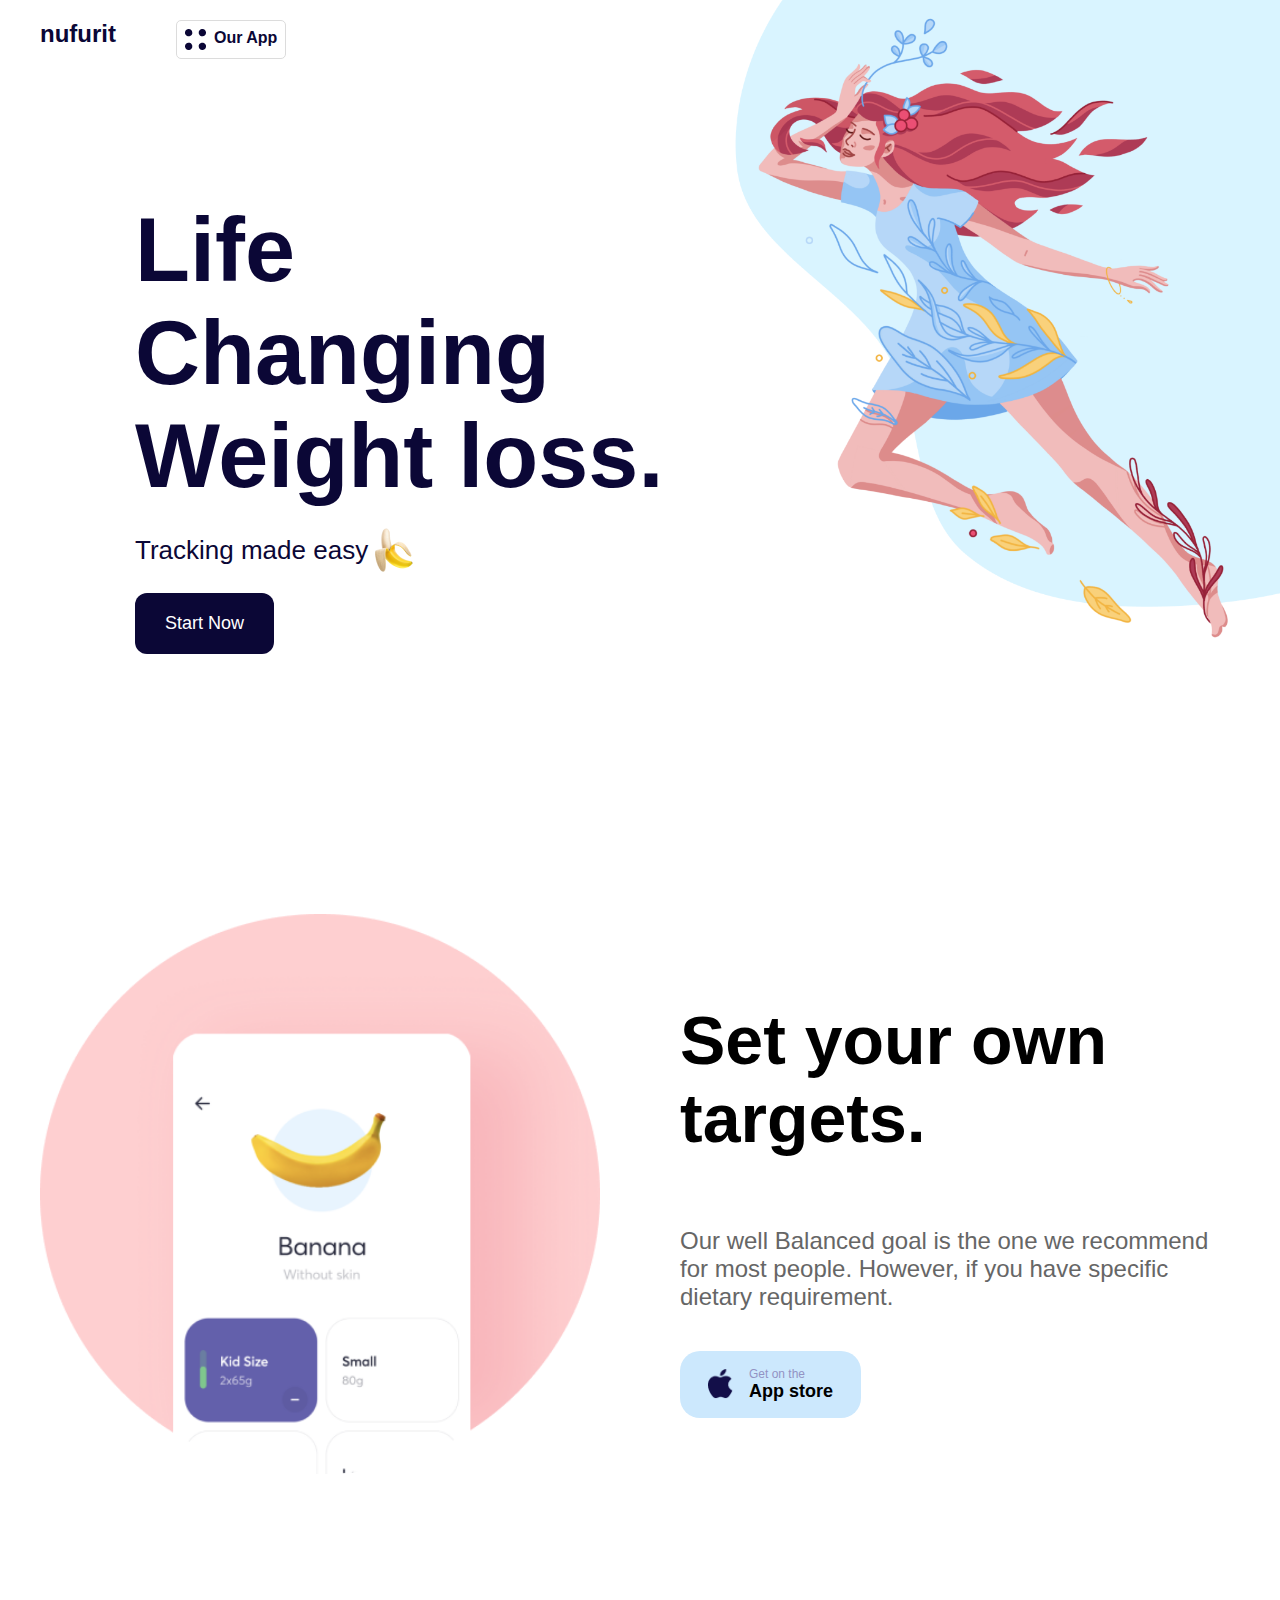
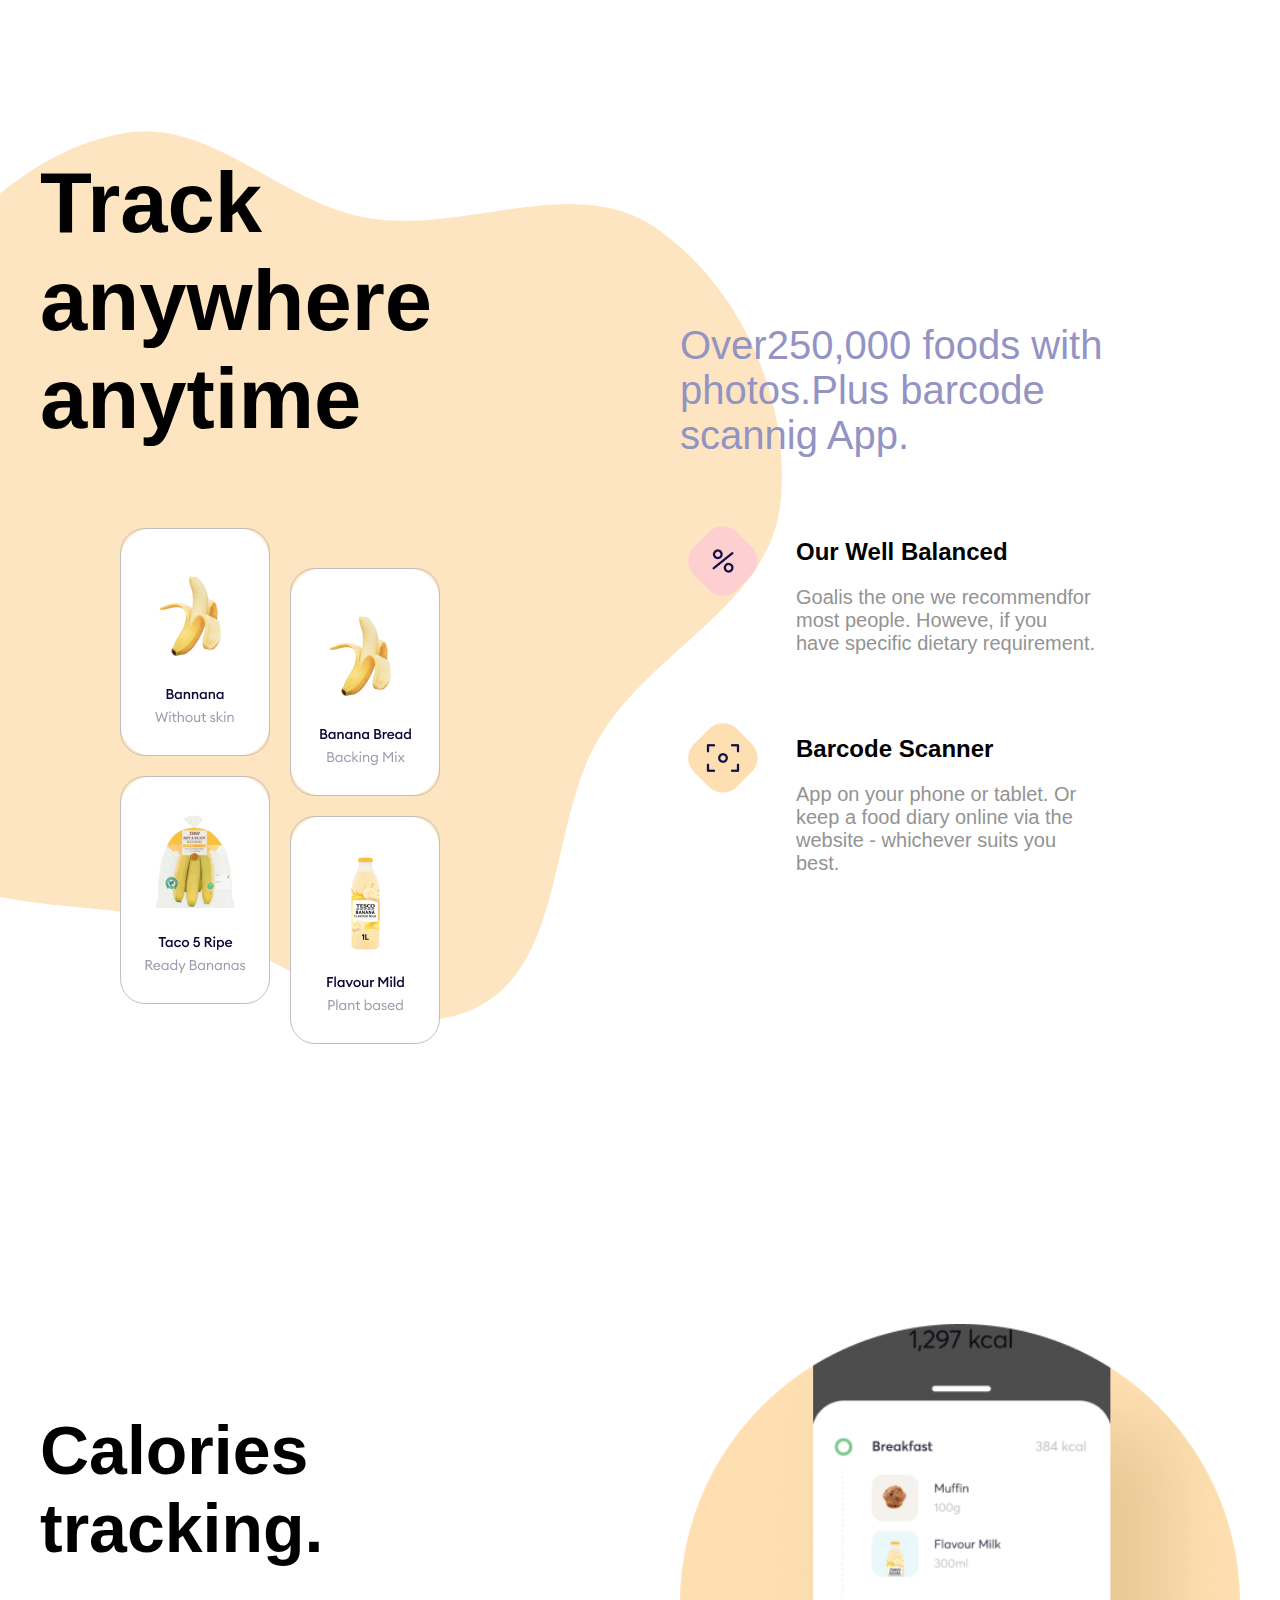
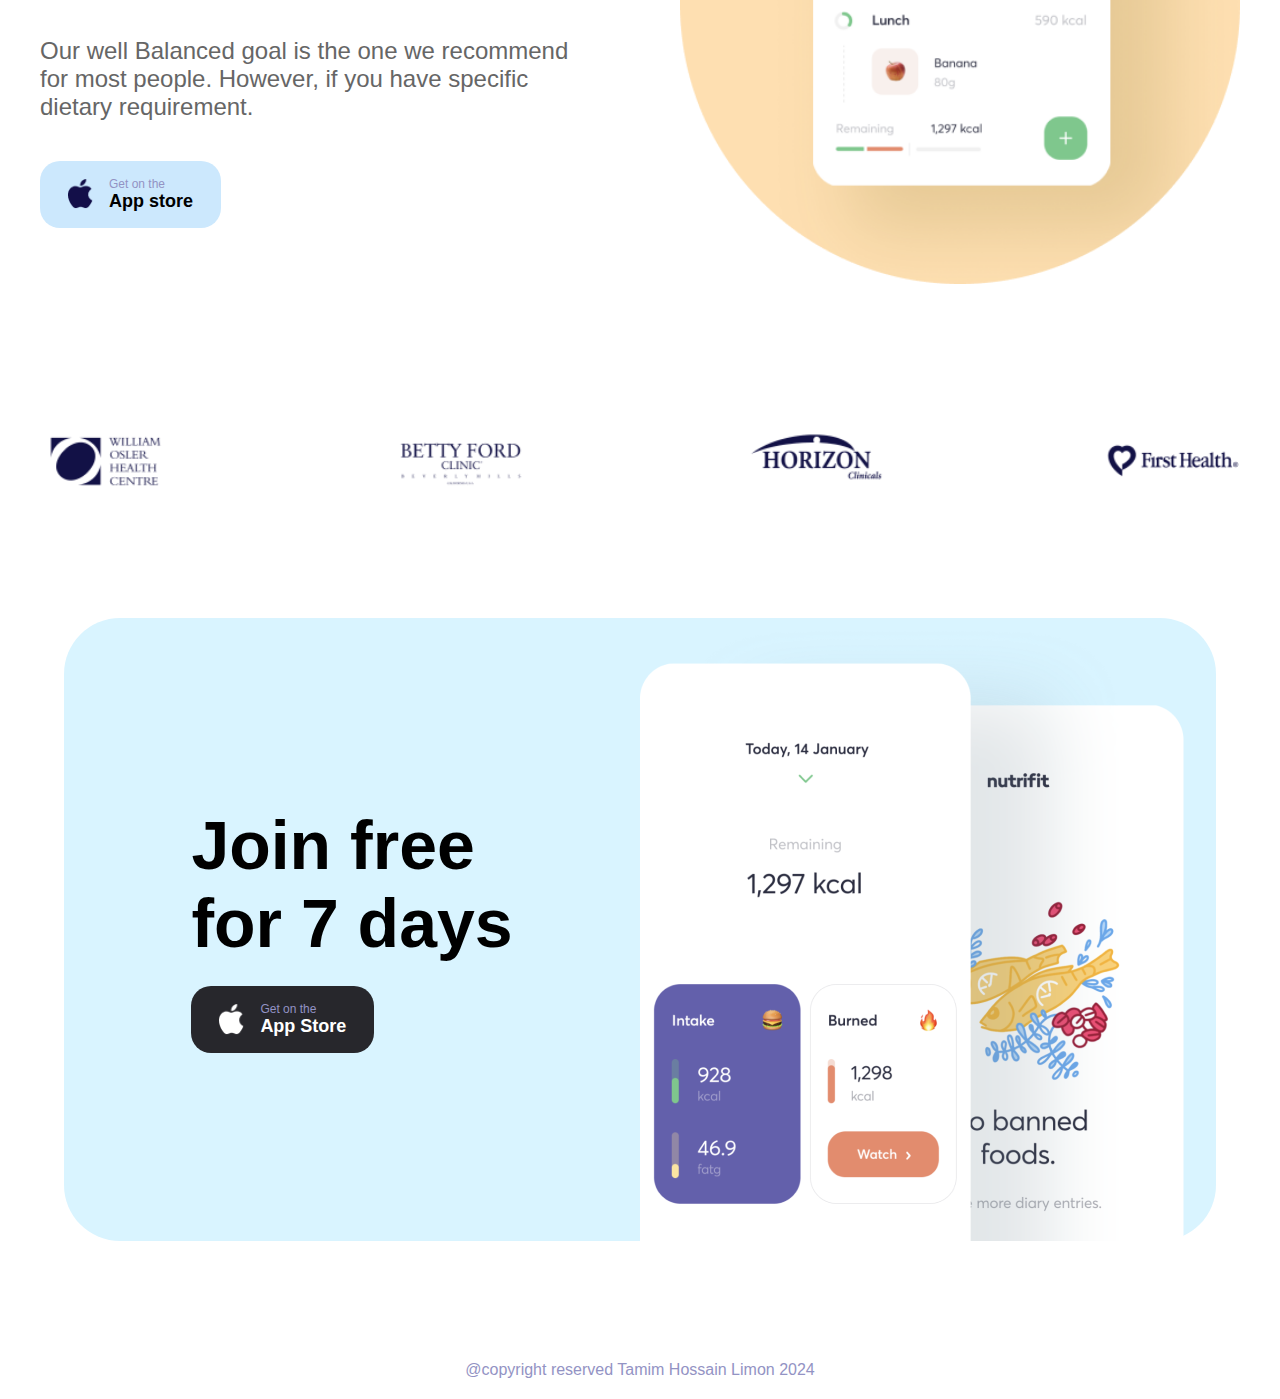
<file: index.html>
<!DOCTYPE html>
<html lang="en">
<head>
    <link rel="stylesheet" href="style.css">
    <meta charset="UTF-8">
    <meta name="viewport" content="width=device-width, initial-scale=1.0">
    <title>NuFruit- Health care service</title>
</head>
<body>
    <!--This is nav bar section-->
    <nav class="navbar">
        <h3>nufurit</h3>
        <div>
            <img src="./Images/menu.png" alt="">
            Our App
        </div>
    </nav>
    <!--banner section -->
    <img class="banner-image" src="./Images/image1.png" alt="">
    <section class="banner-section container">
        <h1>Life <br>
        Changing <br>
        Weight loss.
        </h1>
        <div>
            Tracking made easy <img src="./Images/banicon.png" alt="">
        </div>
        <button>Start Now</button>
    </section>

    <!--This is target section -->
    <section class="target-section container between">
        <img src="./Images/target.png" alt="">
        <div class="details-section">
            <h2>Set your 
                own targets.
            </h2>
            <p class="details">
                Our well Balanced goal is the one we recommend for most people. However, if  you have specific dietary requirement.
            </p>
            <div class="store-design">
                
                <img src="./Images/black-apple.png" alt="">
                <div>

                <p>
                    Get on the 

                </p>
                <h3>App store </h3>
                </div>
            </div>
        </div>
    </section>

    <!--Track Section-->
    <section class="track-section ">
        <img class="bg-track" src="./Images/bg 3.png" alt="">

        <section class="container between">
            <div class="left-section">
                <h2>
                    Track <br> anywhere <br> anytime
                </h2>
                <div class="image-grid">
                    <div>
                        <img src="./Images/banana.png" alt="">
                        <img src="./Images/taco.png" alt="">
                    </div>
                    <div>
                        <img src="./Images/banana-bread.png" alt="">
                        <img src="./Images/flavour-mild.png" alt=""></div>
                    
                </div>
            </div>
            
            <div class="right-section">
                <h3>
                    Over250,000 foods with photos.Plus barcode scannig App.
                </h3>
                
                <div class="details-div">
                    <img src="./Images/percent.png" alt="">
                    <div>
                        <h2>Our Well Balanced</h2>
                        <p>
                            Goalis the one we recommendfor most people. Howeve, if you have specific dietary requirement.
                        </p>
                    </div>
                    
                    
                </div>
                <div class="details-div">
                    <img src="./Images/camera.png" alt="">
                    <div>
                        <h2>
                            Barcode Scanner

                    </h2>
                    <p>
                        App on your phone or tablet. Or keep a food diary online via the website - whichever suits you best.        
                    </p>
                </div>
            </div>

        </section>

    </section>


    <!--Calories section-->
    <!-- <section class="cal-section container between"> -->
        <section class="target-section container between">
            
            <div class="details-section">
                <h2> Calories tracking.</h2>
                
                <p class="details">
                    Our well Balanced goal is the one we recommend for most people. However, if  you have specific dietary requirement.
                </p>
                <div class="store-design">
                    
                    <img src="./Images/black-apple.png" alt="">
                    <div>
    
                    <p>
                        Get on the 
    
                    </p>
                    <h3>App store </h3>
                    </div>
                </div>


            </div>
            <img src="./Images/calories.png" alt="">
        </section>

    <!-- </section> -->

    <section class="company container">
        <img src="./Images/companies.png" alt="">

    </section>

    <!--join section-->
    <section class="join">
        <div class="details">
            <h2>Join free <br> for 7 days</h2>
            <div class="store-design">
                <img src="./Images/white-apple.png" alt="">
            
            <div>
                <p>Get on the</p>
                <h3>App Store</h3>
            </div>
        </div>
        </div>
        <img src="./Images/free-section.png" alt="">
    </section>
    <!-- copyright section -->
     <section class="copyright">
        @copyright reserved Tamim Hossain Limon 2024
     </section>

</body>
</html>
</file>
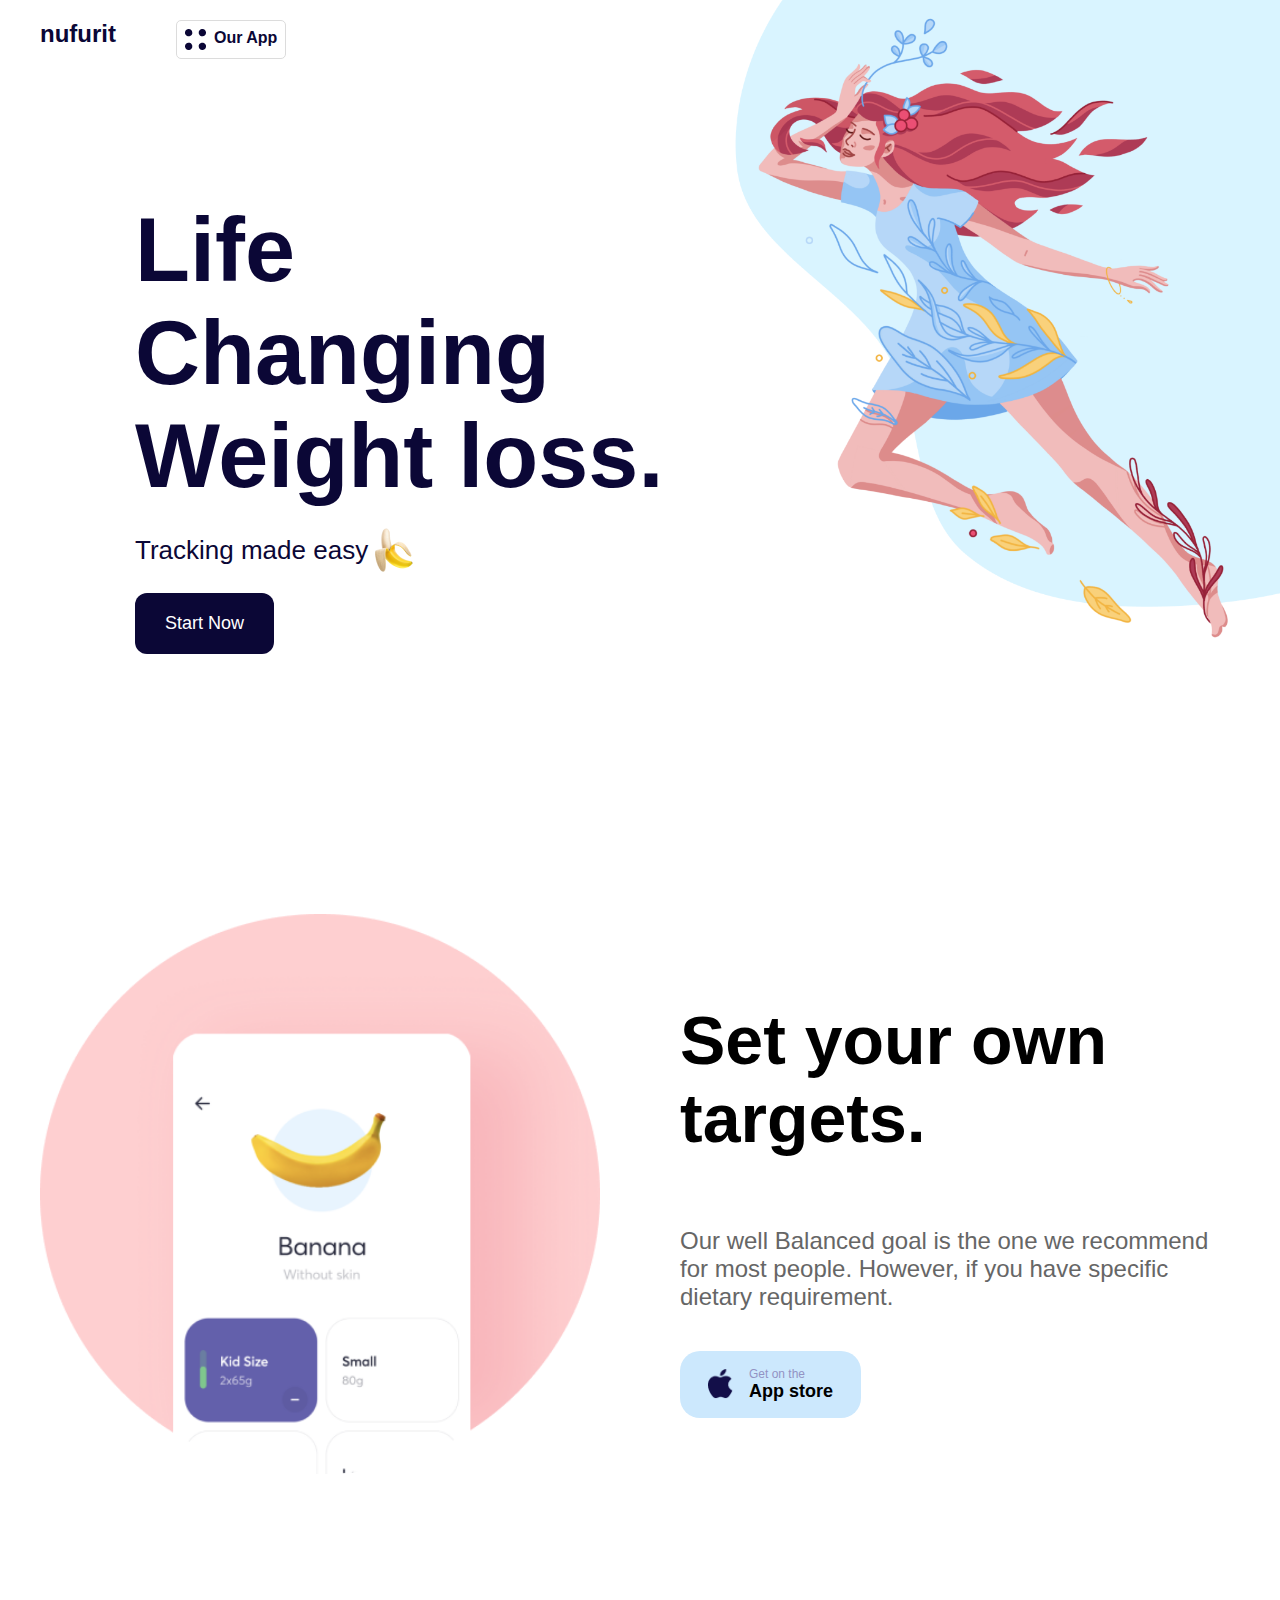
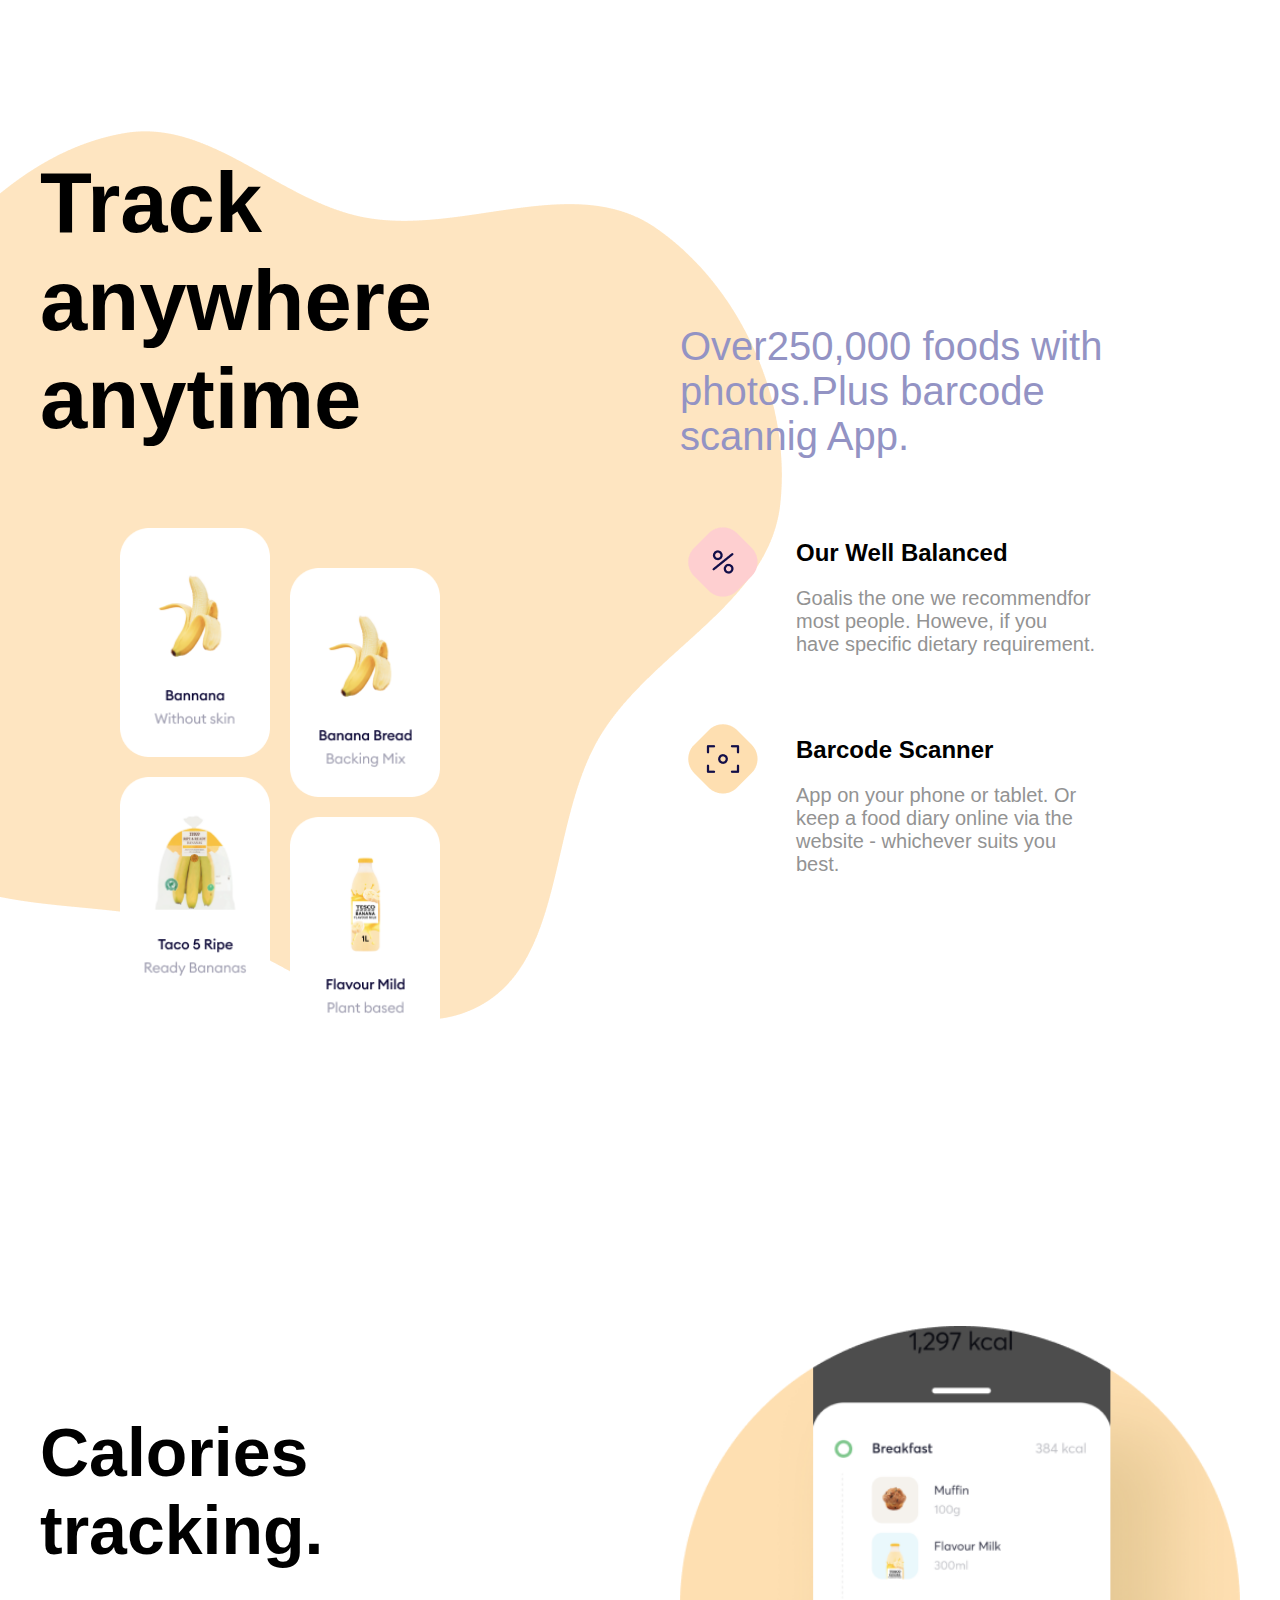
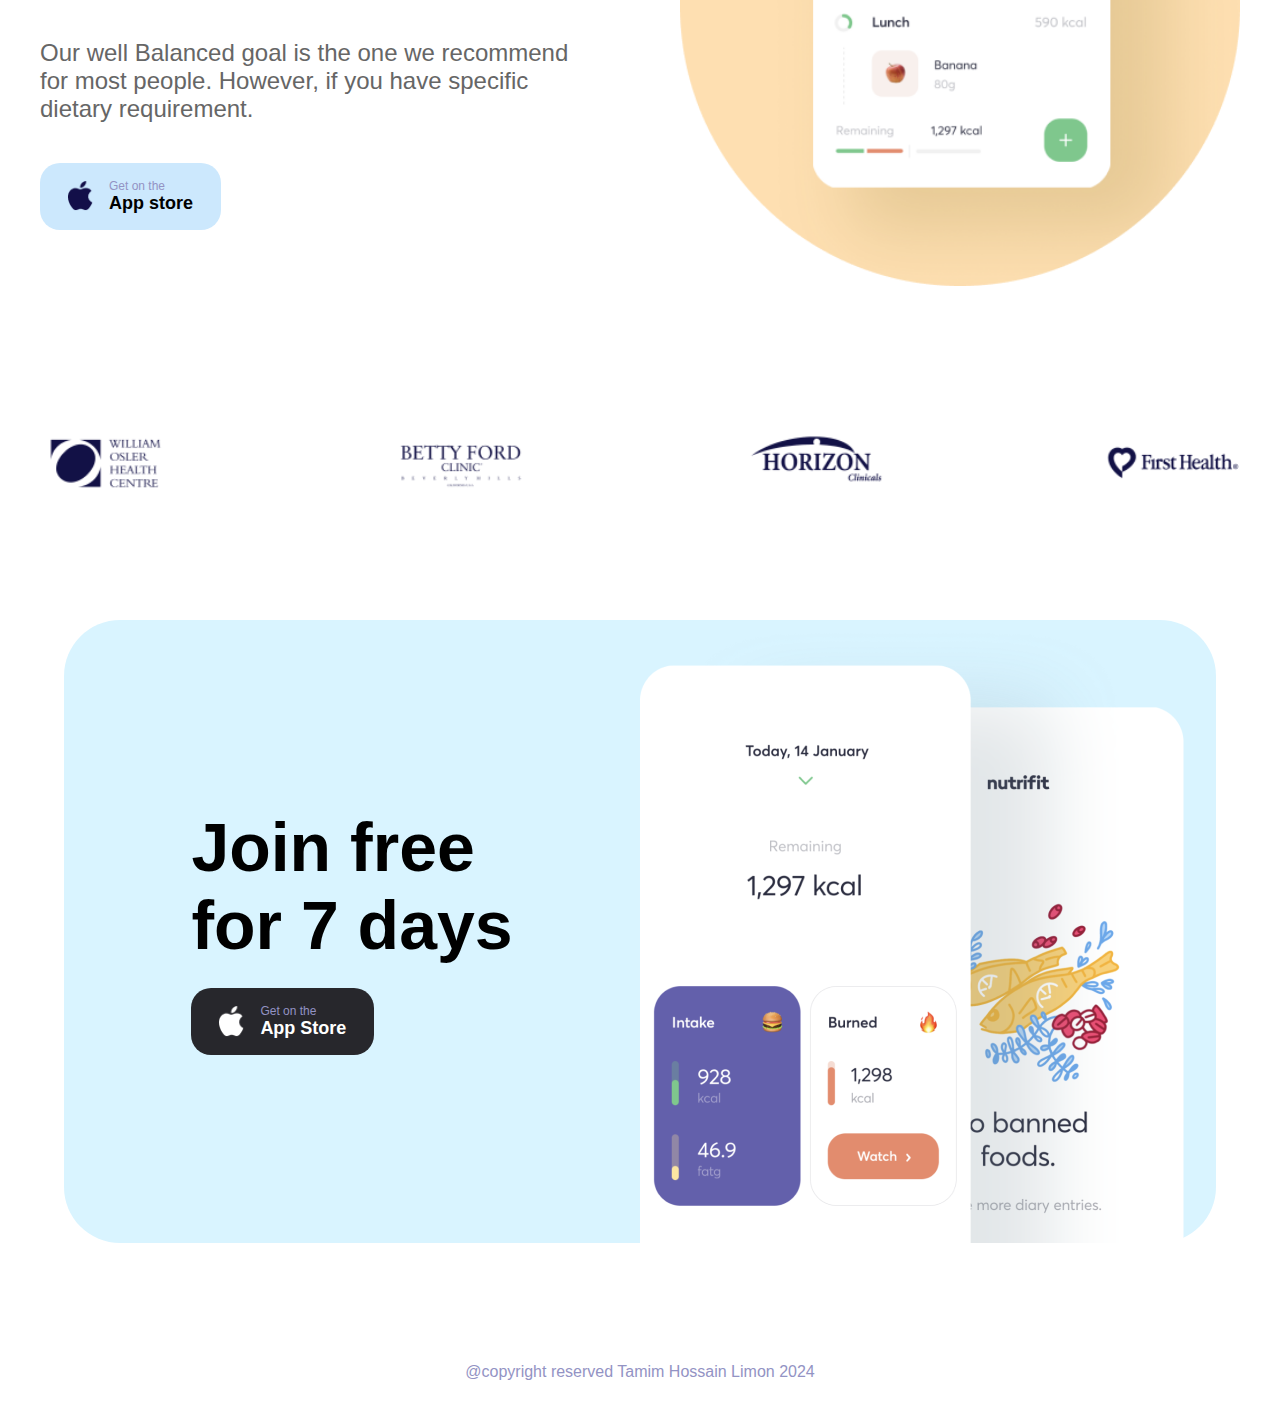
<file: portfolio-website/index.html>
<!DOCTYPE html>
<html lang="en">
<head>
    <link rel="stylesheet" href="style.css">
    <meta charset="UTF-8">
    <meta name="viewport" content="width=device-width, initial-scale=1.0">
    <title>NuFruit- Health care service</title>
</head>
<body>
    <!--This is nav bar section-->
    <nav class="navbar">
        <h3>nufurit</h3>
        <div>
            <img src="../Images/menu.png" alt="">
            Our App
        </div>
    </nav>
    <!--banner section -->
    <img class="banner-image" src="../Images/image1.png" alt="">
    <section class="banner-section container">
        <h1>Life <br>
        Changing <br>
        Weight loss.
        </h1>
        <div>
            Tracking made easy <img src="../Images/banicon.png" alt="">
        </div>
        <button>Start Now</button>
    </section>

    <!--This is target section -->
    <section class="target-section container between">
        <img src="../Images/target.png" alt="">
        <div class="details-section">
            <h2>Set your 
                own targets.
            </h2>
            <p class="details">
                Our well Balanced goal is the one we recommend for most people. However, if  you have specific dietary requirement.
            </p>
            <div class="store-design">
                
                <img src="../Images/black-apple.png" alt="">
                <div>

                <p>
                    Get on the 

                </p>
                <h3>App store </h3>
                </div>
            </div>
        </div>
    </section>

    <!--Track Section-->
    <section class="track-section ">
        <img class="bg-track" src="../Images/bg 3.png" alt="">

        <section class="container between">
            <div class="left-section">
                <h2>
                    Track <br> anywhere <br> anytime
                </h2>
                <div class="image-grid">
                    <div>
                        <img src="../Images/banana.png" alt="">
                        <img src="../Images/taco.png" alt="">
                    </div>
                    <div>
                        <img src="../Images/banana-bread.png" alt="">
                        <img src="../Images/flavour-mild.png" alt=""></div>
                    
                </div>
            </div>
            
            <div class="right-section">
                <h3>
                    Over250,000 foods with photos.Plus barcode scannig App.
                </h3>
                
                <div class="details-div">
                    <img src="../Images/percent.png" alt="">
                    <div>
                        <h2>Our Well Balanced</h2>
                        <p>
                            Goalis the one we recommendfor most people. Howeve, if you have specific dietary requirement.
                        </p>
                    </div>
                    
                    
                </div>
                <div class="details-div">
                    <img src="../Images/camera.png" alt="">
                    <div>
                        <h2>
                            Barcode Scanner

                    </h2>
                    <p>
                        App on your phone or tablet. Or keep a food diary online via the website - whichever suits you best.        
                    </p>
                </div>
            </div>

        </section>

    </section>


    <!--Calories section-->
    <!-- <section class="cal-section container between"> -->
        <section class="target-section container between">
            
            <div class="details-section">
                <h2> Calories tracking.</h2>
                
                <p class="details">
                    Our well Balanced goal is the one we recommend for most people. However, if  you have specific dietary requirement.
                </p>
                <div class="store-design">
                    
                    <img src="../Images/black-apple.png" alt="">
                    <div>
    
                    <p>
                        Get on the 
    
                    </p>
                    <h3>App store </h3>
                    </div>
                </div>


            </div>
            <img src="../Images/calories.png" alt="">
        </section>

    <!-- </section> -->

    <section class="company container">
        <img src="../Images/companies.png" alt="">

    </section>

    <!--join section-->
    <section class="join">
        <div class="details">
            <h2>Join free <br> for 7 days</h2>
            <div class="store-design">
                <img src="../Images/white-apple.png" alt="">
            
            <div>
                <p>Get on the</p>
                <h3>App Store</h3>
            </div>
        </div>
        </div>
        <img src="../Images/free-section.png" alt="">
    </section>
    <!-- copyright section -->
     <section class="copyright">
        @copyright reserved Tamim Hossain Limon 2024
     </section>

</body>
</html>
</file>
<file: style.css>
*{
    padding: 0;
    margin: 0;
    box-sizing: border-box;
}
body{
    font-family: Verdana, Geneva, Tahoma, sans-serif;
}

/* Common css style start */
.container{
    max-width: 1200px;
    margin:0% auto;
}
.between{
    display: grid;
    gap: 5rem;
    grid-template-columns: repeat(2, minmax(0, 1fr));
    padding: 140px 0;
    align-items: center;
}

/* Common css style end */
.navbar{
    max-width: 93%;
    margin: 0;
    display: flex;
    gap: 60px;
    padding: 20px 40px;
    color: #0b0736;

    & h3{
         font-weight: bold;
         font-size: 24px;

    }

    & div{
        display: flex;
        border: 1px solid gainsboro;
        padding: 8px;
        gap: 8px;
        font-weight: 600;
        border-radius: 5px;

    }

}
.banner-image{
    position: absolute;
    width: 50dvw;
    right: 0;
    top: 0;
    z-index: -155;


}
.banner-section{
    padding: 120px 0;
    margin-left:135px ;
    & h1{
        font-size: 90px;
        font-weight: 600;
        color: #0b0736;

    }

    & div{
        padding: 20px 0;
        display: flex;
        gap: 4px;
        color: #0b0736;
        align-items: center;
        justify-items: center;
        font-size: 26px;

    }



}
button{
    color: white;
    background-color: #0b0736;
    font-size: 18px;
    border-radius: 12px;
    padding: 20px 30px ;
    font-weight: 500;
    border: none;
    cursor: pointer;
}

.target-section{
    padding: 140px 0;
    /* margin-left: 20px; */
    

    & img{
        width: 100%;
        height: 100%;
        object-fit: cover;

    }
    .details-section{
        padding: 40px 0;

        & h2{
            font-size: 68px;
            font-weight: 550;
            padding: 30px 0;
            
    
        }
        .details{
                padding: 40px 0;
                color: rgb(102, 102, 102);
                font-size: 24px;
                font-weight: 400;
    
        }
        .store-design{
            display: flex;
            align-items: center;
            gap: 16px;
            padding: 16px 28px;
            background-color: #cce8fd;
            border-radius: 20px;
            width: fit-content;
            & p{
                font-size: 12px;
                color: #9393c4;
            }
            & h3{
                font-size: 18px ;
                font-weight: 600;

            }
            & img{
                width:25px;
            }

        }
    }



}
/* Track Section*/
.track-section{
    position:relative;

    .bg-track{
        position: absolute;
        z-index: -1;
        left: 0;
        top: 10%;
    }
    .left-section{
        & h2{
            font-size: 85px;

        }
        .image-grid{
            padding-top:80px ;
            padding-left: 80px;
            display: flex;
            gap: 20px;

            & div{
                width: 150px;
                display: flex;
                flex-direction: column;
                gap: 20px; 
                
                & img{
                    border: 1px solid rgb(193, 191, 191);
                    border-radius: 25px;
                }
            }

            & div:nth-child(2) {
                margin-top: 40px;
            }
        }
    }

    .right-section{
        & h3{
            font-size: 40px;
            color: #9393c4;
            font-weight: 400;
            padding-right: 8rem;

        }
        .details-div{
            display: flex;
            align-items: start;
            gap: 30px;
            margin-top: 60px;

            & div{
                padding-top: 20px;

                & h2{
                    font-size: 24px ;
                    font-weight: 600;
                }

                & p{
                    color: #939393 ;
                    font-weight: 400;
                    padding-top: 20px;
                    max-width: 300px;

                    font-size: 20px;

                }
            }
        }
    }
}
/* company */
.company{
    display: flex;
    align-items: center;
    justify-content: center;

    & img{
        width: 100%;
        height: 100%;
        object-fit: cover;
    }
}
/* join section */
.join{
    width: 90%;
    margin: 120px auto;
    background-color: #d9f4ff;
    border-radius: 56px;
    display: grid;
    align-items: center;
    grid-template-columns: repeat(2, minmax(0, 1fr));

    .details{
        display: flex;
        justify-content: center;
        margin: 0% auto;
        flex-direction: column;
        gap: 24px;

    }
    & h2{
        font-size: 68px;
        
    }
    .store-design{
        display: flex;
        align-items: center;
        gap: 16px;
        padding: 16px 28px;
        background-color: #27272c;
        border-radius: 20px;
        width: fit-content;
        & p{
            font-size: 12px;
            color: #9393c4;
        }
        & h3{
            font-size: 18px ;
            font-weight: 600;
            color: white;

        }
        & img{
            width:25px;
        }

    }

    
}
.copyright{
    text-align: center;
    color: #9393c4;
    margin-bottom: 20px;
    /* border:1px solid gray; */
    
}
/* Responsive for mobile */
@media only screen and (max-device-width:767px){

    .container{
       padding: 0 16px;

    }
    .between{
       
        gap: 3rem;
        grid-template-columns: repeat(1, minmax(0, 1fr));
        
    }

    .navbar{
        gap: 25px;
    }


    .banner-section{
        padding: 60px 16px;
        position: relative;
        right: 115px;

        & h1{
            font-size: 40px;
        }
    
        & div{
            padding: 16px 0;
            font-size: 20px;
        }

    }

    


    .track-section{
       
    
        .bg-track{
            position: absolute;
            width: 100%;
            /* z-index: -1; */
            /* left: 0; */
            /* top: 10%; */
        }
        .left-section{
            & h2{
                font-size: 40px;
    
            }
            .image-grid{
                padding-top:40px ;
                padding-left: 40px;
                display: flex;
                gap: 16px;
    
                & div{
                    width: 130px;
                    display: flex;
                    flex-direction: column;
                    gap: 16px; 
                }
    
                & div:nth-child(2) {
                    margin-top: 40px;
                }
            }
        }
    
        .right-section{
            & h3{
                font-size: 24px;
                color: #9393c4;
                font-weight: 400;
                padding-right: 0rem;
    
            }
            .details-div{
                display: flex;
                align-items: start;
                gap: 16px;
                margin-top: 60px;
    
                & div{
                    padding-top: 16px;
    
                    & h2{
                        font-size: 24px ;
                        font-weight: 600;
                    }
    
                    & p{
                        color: #939393 ;
                        font-weight: 400;
                        padding-top: 20px;
                        max-width: 300px;
    
                        font-size: 20px;
    
                    }
                }
            }
        }
    }

    .company{
        margin-top: 20px;
    }

    .join{

        margin: 80px auto;
        background-color: #d9f4ff;
        border-radius: 56px;
        display: grid;
        align-items: center;
        grid-template-columns: repeat(1, minmax(0, 1fr));
    
        .details{
            display: flex;
            justify-content: center;
            margin: 16px;
            flex-direction: column;
            gap: 24px;
    
        }
        & h2{
            font-size: 40px;
            
        }
        .store-design{
            display: flex;
            align-items: center;
            gap: 12px;
            padding: 12px 24px;
            background-color: #27272c;
            border-radius: 20px;
            width: fit-content;
            & p{
                font-size: 12px;
                color: #9393c4;
            }
            & h3{
                font-size: 16px ;
                font-weight: 600;
                color: white;
    
            }
            & img{
                width:20px;
            }
    
        }
        & img{
            width: 100%;
        }
        
    }
    /* .details-section{
        padding: 40px 0;

        & h2{
            font-size: 40px;
            font-weight: 550;
            padding: 30px 0;
            
    
        }
    } */
}
</file>
<file: portfolio-website/style.css>
*{
    padding: 0;
    margin: 0;
    box-sizing: border-box;
}
body{
    font-family: Verdana, Geneva, Tahoma, sans-serif;
}

/* Common css style start */
.container{
    max-width: 1200px;
    margin:0% auto;
}
.between{
    display: grid;
    gap: 5rem;
    grid-template-columns: repeat(2, minmax(0, 1fr));
    padding: 140px 0;
    align-items: center;
}

/* Common css style end */
.navbar{
    max-width: 93%;
    margin: 0;
    display: flex;
    gap: 60px;
    padding: 20px 40px;
    color: #0b0736;

    & h3{
         font-weight: bold;
         font-size: 24px;

    }

    & div{
        display: flex;
        border: 1px solid gainsboro;
        padding: 8px;
        gap: 8px;
        font-weight: 600;
        border-radius: 5px;

    }

}
.banner-image{
    position: absolute;
    width: 50dvw;
    right: 0;
    top: 0;
    z-index: -155;


}
.banner-section{
    padding: 120px 0;
    margin-left:135px ;
    & h1{
        font-size: 90px;
        font-weight: 600;
        color: #0b0736;

    }

    & div{
        padding: 20px 0;
        display: flex;
        gap: 4px;
        color: #0b0736;
        align-items: center;
        justify-items: center;
        font-size: 26px;

    }



}
button{
    color: white;
    background-color: #0b0736;
    font-size: 18px;
    border-radius: 12px;
    padding: 20px 30px ;
    font-weight: 500;
    border: none;
    cursor: pointer;
}

.target-section{
    padding: 140px 0;
    /* margin-left: 20px; */
    

    & img{
        width: 100%;
        height: 100%;
        object-fit: cover;

    }
    .details-section{
        padding: 40px 0;

        & h2{
            font-size: 68px;
            font-weight: 550;
            padding: 30px 0;
            
    
        }
        .details{
                padding: 40px 0;
                color: rgb(102, 102, 102);
                font-size: 24px;
                font-weight: 400;
    
        }
        .store-design{
            display: flex;
            align-items: center;
            gap: 16px;
            padding: 16px 28px;
            background-color: #cce8fd;
            border-radius: 20px;
            width: fit-content;
            & p{
                font-size: 12px;
                color: #9393c4;
            }
            & h3{
                font-size: 18px ;
                font-weight: 600;

            }
            & img{
                width:25px;
            }

        }
    }



}
/* Track Section*/
.track-section{
    position:relative;

    .bg-track{
        position: absolute;
        z-index: -1;
        left: 0;
        top: 10%;
    }
    .left-section{
        & h2{
            font-size: 85px;

        }
        .image-grid{
            padding-top:80px ;
            padding-left: 80px;
            display: flex;
            gap: 20px;

            & div{
                width: 150px;
                display: flex;
                flex-direction: column;
                gap: 20px; 
            }

            & div:nth-child(2) {
                margin-top: 40px;
            }
        }
    }

    .right-section{
        & h3{
            font-size: 40px;
            color: #9393c4;
            font-weight: 400;
            padding-right: 8rem;

        }
        .details-div{
            display: flex;
            align-items: start;
            gap: 30px;
            margin-top: 60px;

            & div{
                padding-top: 20px;

                & h2{
                    font-size: 24px ;
                    font-weight: 600;
                }

                & p{
                    color: #939393 ;
                    font-weight: 400;
                    padding-top: 20px;
                    max-width: 300px;

                    font-size: 20px;

                }
            }
        }
    }
}
/* company */
.company{
    display: flex;
    align-items: center;
    justify-content: center;

    & img{
        width: 100%;
        height: 100%;
        object-fit: cover;
    }
}
/* join section */
.join{
    width: 90%;
    margin: 120px auto;
    background-color: #d9f4ff;
    border-radius: 56px;
    display: grid;
    align-items: center;
    grid-template-columns: repeat(2, minmax(0, 1fr));

    .details{
        display: flex;
        justify-content: center;
        margin: 0% auto;
        flex-direction: column;
        gap: 24px;

    }
    & h2{
        font-size: 68px;
        
    }
    .store-design{
        display: flex;
        align-items: center;
        gap: 16px;
        padding: 16px 28px;
        background-color: #27272c;
        border-radius: 20px;
        width: fit-content;
        & p{
            font-size: 12px;
            color: #9393c4;
        }
        & h3{
            font-size: 18px ;
            font-weight: 600;
            color: white;

        }
        & img{
            width:25px;
        }

    }

    
}
.copyright{
    text-align: center;
    color: #9393c4;
    margin-bottom: 20px;
    /* border:1px solid gray; */
    
}
/* Responsive for mobile */
@media only screen and (max-device-width:767px){

    .container{
       padding: 0 16px;

    }
    .between{
       
        gap: 3rem;
        grid-template-columns: repeat(1, minmax(0, 1fr));
        
    }

    .banner-section{
        padding: 60px 16px;
        position: relative;
        right: 115px;

        & h1{
            font-size: 40px;
        }
    
        & div{
            padding: 16px 0;
            font-size: 20px;
        }

    }

    


    .track-section{
       
    
        .bg-track{
            position: absolute;
            /* z-index: -1; */
            /* left: 0; */
            /* top: 10%; */
        }
        .left-section{
            & h2{
                font-size: 40px;
    
            }
            .image-grid{
                padding-top:40px ;
                padding-left: 40px;
                display: flex;
                gap: 16px;
    
                & div{
                    width: 130px;
                    display: flex;
                    flex-direction: column;
                    gap: 16px; 
                }
    
                & div:nth-child(2) {
                    margin-top: 40px;
                }
            }
        }
    
        .right-section{
            & h3{
                font-size: 24px;
                color: #9393c4;
                font-weight: 400;
                padding-right: 0rem;
    
            }
            .details-div{
                display: flex;
                align-items: start;
                gap: 16px;
                margin-top: 60px;
    
                & div{
                    padding-top: 16px;
    
                    & h2{
                        font-size: 24px ;
                        font-weight: 600;
                    }
    
                    & p{
                        color: #939393 ;
                        font-weight: 400;
                        padding-top: 20px;
                        max-width: 300px;
    
                        font-size: 20px;
    
                    }
                }
            }
        }
    }

    .company{
        margin-top: 20px;
    }

    .join{

        margin: 80px auto;
        background-color: #d9f4ff;
        border-radius: 56px;
        display: grid;
        align-items: center;
        grid-template-columns: repeat(1, minmax(0, 1fr));
    
        .details{
            display: flex;
            justify-content: center;
            margin: 16px;
            flex-direction: column;
            gap: 24px;
    
        }
        & h2{
            font-size: 40px;
            
        }
        .store-design{
            display: flex;
            align-items: center;
            gap: 12px;
            padding: 12px 24px;
            background-color: #27272c;
            border-radius: 20px;
            width: fit-content;
            & p{
                font-size: 12px;
                color: #9393c4;
            }
            & h3{
                font-size: 16px ;
                font-weight: 600;
                color: white;
    
            }
            & img{
                width:20px;
            }
    
        }
        & img{
            width: 100%;
        }
        
    }
    /* .details-section{
        padding: 40px 0;

        & h2{
            font-size: 40px;
            font-weight: 550;
            padding: 30px 0;
            
    
        }
    } */
}
</file>
